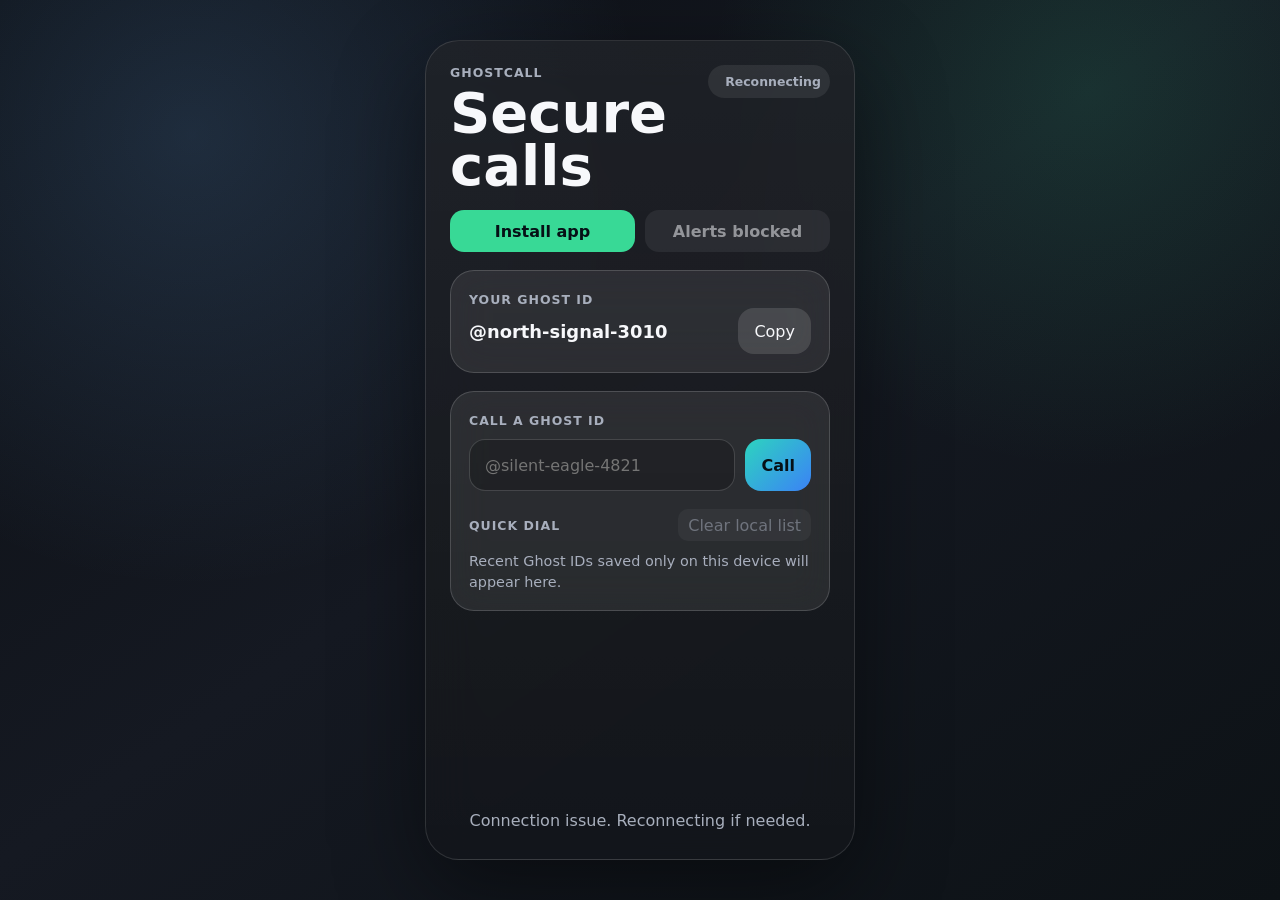
<file: static/index.html>
<!doctype html>
<html lang="en">
  <head>
    <meta charset="utf-8" />
    <meta name="viewport" content="width=device-width, initial-scale=1" />
    <meta name="theme-color" content="#10141b" />
    <title>GhostCall</title>
    <link rel="manifest" href="/manifest.json" />
    <link rel="icon" href="/static/favicon.svg" type="image/svg+xml" />
    <link rel="stylesheet" href="/static/styles.css" />
  </head>
  <body>
    <main class="shell">
      <section class="phone" aria-label="GhostCall phone">
        <header class="topbar">
          <div>
            <p class="eyebrow">GhostCall</p>
            <h1>Secure calls</h1>
          </div>
          <div id="connectionStatus" class="status is-connecting">
            <span></span>
            <strong>Connecting</strong>
          </div>
        </header>

        <section class="quick-actions">
          <button id="installButton" class="install-button" type="button">Install app</button>
          <button id="notificationButton" class="install-button secondary" type="button">Enable ring alerts</button>
        </section>

        <section class="identity glass">
          <span>Your Ghost ID</span>
          <div class="id-row">
            <strong id="ghostId">loading</strong>
            <button id="copyIdButton" class="icon-button" type="button" aria-label="Copy Ghost ID" title="Copy Ghost ID">
              Copy
            </button>
          </div>
        </section>

        <section id="dialerPanel" class="dialer glass">
          <label for="targetId">Call a Ghost ID</label>
          <div class="dial-row">
            <input id="targetId" type="text" placeholder="@silent-eagle-4821" autocomplete="off" spellcheck="false" />
            <button id="callButton" class="primary-button" type="button">Call</button>
          </div>
          <div id="recentContacts" class="recent">
            <div class="recent-head">
              <span>Quick dial</span>
              <button id="clearRecentButton" class="text-button" type="button">Clear local list</button>
            </div>
            <div id="recentList" class="recent-list"></div>
            <p id="recentEmpty" class="recent-empty">Recent Ghost IDs saved only on this device will appear here.</p>
          </div>
        </section>

        <section id="incomingPanel" class="incoming glass hidden" aria-live="polite">
          <div class="incoming-orb" aria-hidden="true"></div>
          <p>Incoming call</p>
          <strong id="incomingFrom">@ghost</strong>
          <div id="incomingCountdown" class="incoming-countdown">30</div>
          <div class="action-row">
            <button id="acceptButton" class="primary-button" type="button">Accept</button>
            <button id="declineButton" class="danger-button" type="button">Decline</button>
          </div>
        </section>

        <section id="callPanel" class="call glass hidden" aria-live="polite">
          <div class="avatar" aria-hidden="true">
            <span></span>
          </div>
          <p id="callLabel">Calling</p>
          <strong id="peerId">@ghost</strong>
          <div id="timer" class="timer">00:00</div>
          <div class="controls">
            <button id="muteButton" class="control-button" type="button">Mute</button>
            <button id="recordButton" class="control-button" type="button">Record</button>
            <button id="endButton" class="end-button" type="button">End</button>
          </div>
        </section>

        <p id="message" class="message" role="status" aria-live="polite"></p>
      </section>
    </main>

    <audio id="remoteAudio" autoplay playsinline></audio>
    <script src="/static/app.js" type="module"></script>
  </body>
</html>
</file>
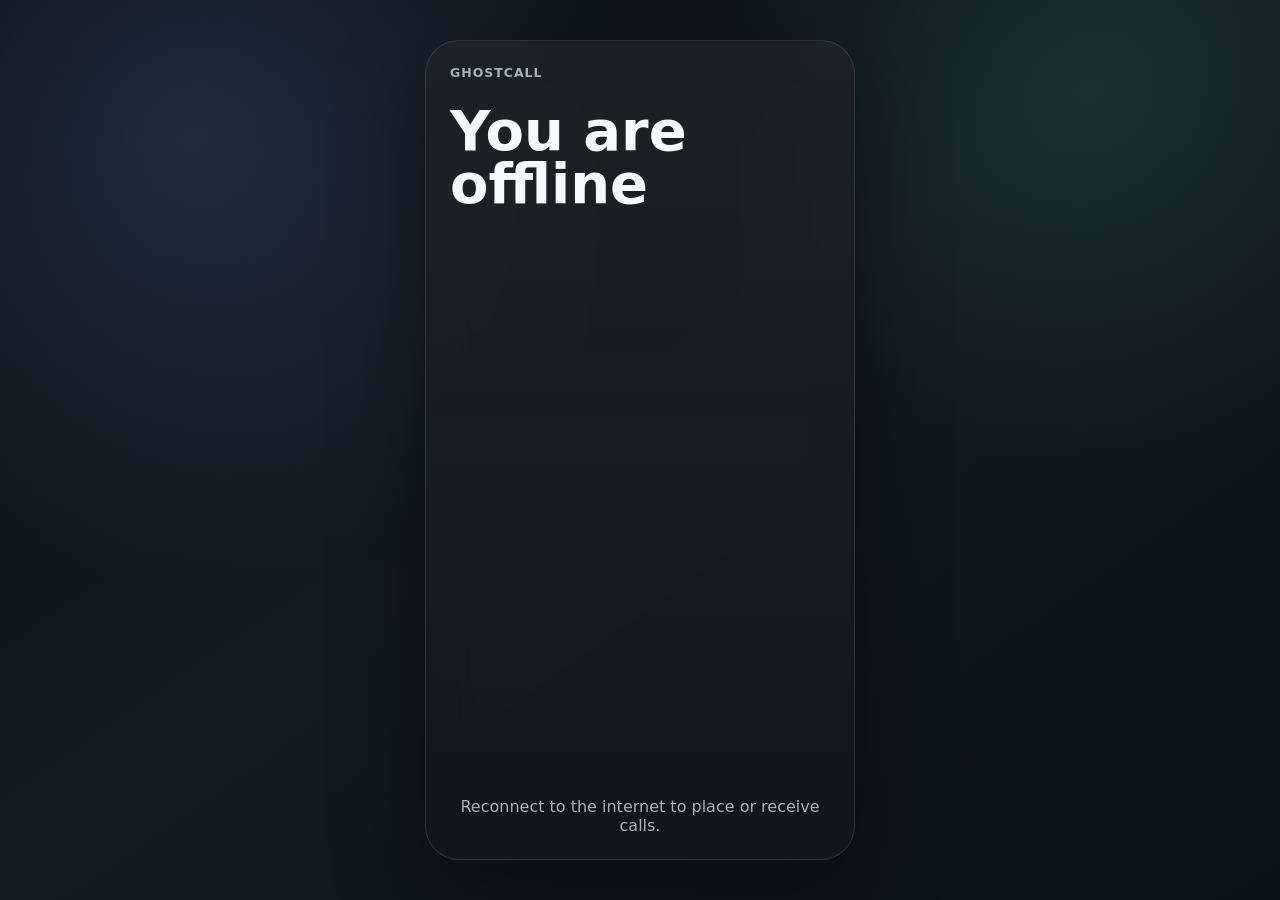
<file: static/offline.html>
<!doctype html>
<html lang="en">
  <head>
    <meta charset="utf-8" />
    <meta name="viewport" content="width=device-width, initial-scale=1" />
    <meta name="theme-color" content="#10141b" />
    <title>GhostCall Offline</title>
    <link rel="stylesheet" href="/static/styles.css" />
  </head>
  <body>
    <main class="shell">
      <section class="phone offline-page">
        <p class="eyebrow">GhostCall</p>
        <h1>You are offline</h1>
        <p class="message">Reconnect to the internet to place or receive calls.</p>
      </section>
    </main>
  </body>
</html>
</file>
<file: static/styles.css>
:root {
  color-scheme: dark;
  --bg: #111318;
  --panel: rgba(255, 255, 255, 0.08);
  --panel-strong: rgba(255, 255, 255, 0.13);
  --line: rgba(255, 255, 255, 0.16);
  --text: #f7f8fb;
  --muted: #a8afbd;
  --green: #38d996;
  --red: #ff5d66;
  --blue: #72b7ff;
  --gold: #f6c85f;
  --shadow: 0 30px 90px rgba(0, 0, 0, 0.45);
  font-family:
    Inter, ui-sans-serif, system-ui, -apple-system, BlinkMacSystemFont, "Segoe UI", sans-serif;
}

* {
  box-sizing: border-box;
}

body {
  min-height: 100vh;
  margin: 0;
  color: var(--text);
  background:
    radial-gradient(circle at 15% 15%, rgba(114, 183, 255, 0.16), transparent 34%),
    radial-gradient(circle at 85% 10%, rgba(56, 217, 150, 0.13), transparent 28%),
    linear-gradient(145deg, #0c0f14 0%, #151922 48%, #0d1216 100%);
}

button,
input {
  font: inherit;
}

button {
  border: 0;
  cursor: pointer;
}

button:disabled {
  cursor: not-allowed;
  opacity: 0.55;
}

.shell {
  min-height: 100vh;
  display: grid;
  place-items: center;
  padding: 28px;
}

.phone {
  width: min(100%, 430px);
  min-height: min(820px, calc(100vh - 56px));
  display: flex;
  flex-direction: column;
  gap: 18px;
  padding: 24px;
  border: 1px solid rgba(255, 255, 255, 0.12);
  border-radius: 34px;
  background:
    linear-gradient(180deg, rgba(255, 255, 255, 0.08), rgba(255, 255, 255, 0.03)),
    rgba(10, 12, 17, 0.78);
  box-shadow: var(--shadow);
  backdrop-filter: blur(24px);
  overflow: hidden;
}

.topbar {
  display: flex;
  align-items: flex-start;
  justify-content: space-between;
  gap: 16px;
}

.eyebrow,
.identity span,
.dialer label,
.incoming p,
.call p {
  margin: 0 0 6px;
  color: var(--muted);
  font-size: 0.78rem;
  font-weight: 700;
  letter-spacing: 0.08em;
  text-transform: uppercase;
}

h1 {
  margin: 0;
  font-size: clamp(2rem, 12vw, 3.5rem);
  line-height: 0.95;
  letter-spacing: 0;
}

.status {
  min-width: 122px;
  display: inline-flex;
  align-items: center;
  justify-content: center;
  gap: 8px;
  padding: 9px 12px;
  border-radius: 999px;
  background: rgba(255, 255, 255, 0.08);
  color: var(--muted);
  white-space: nowrap;
}

.status span {
  width: 9px;
  height: 9px;
  border-radius: 50%;
  background: var(--gold);
  box-shadow: 0 0 20px var(--gold);
}

.status strong {
  font-size: 0.78rem;
}

.status.is-online span {
  background: var(--green);
  box-shadow: 0 0 20px var(--green);
}

.status.is-offline span {
  background: var(--red);
  box-shadow: 0 0 20px var(--red);
}

.status.is-reconnecting span,
.status.is-connecting span {
  background: var(--gold);
  box-shadow: 0 0 20px var(--gold);
}

.quick-actions {
  display: grid;
  grid-template-columns: 1fr 1fr;
  gap: 10px;
}

.install-button {
  min-height: 42px;
  padding: 0 12px;
  border-radius: 14px;
  color: #061016;
  background: var(--green);
  font-weight: 800;
}

.install-button.secondary {
  color: var(--text);
  background: rgba(255, 255, 255, 0.12);
}

.glass {
  border: 1px solid var(--line);
  border-radius: 24px;
  background: var(--panel);
  backdrop-filter: blur(18px);
}

.identity,
.dialer,
.incoming,
.call {
  padding: 18px;
}

.id-row,
.dial-row,
.action-row,
.controls {
  display: flex;
  gap: 10px;
}

.id-row {
  align-items: center;
  justify-content: space-between;
}

#ghostId,
#incomingFrom,
#peerId {
  min-width: 0;
  overflow-wrap: anywhere;
  font-size: 1.12rem;
}

.icon-button,
.primary-button,
.danger-button,
.control-button,
.end-button {
  min-height: 46px;
  padding: 0 16px;
  border-radius: 16px;
  color: var(--text);
  background: var(--panel-strong);
  transition:
    transform 160ms ease,
    background 160ms ease,
    box-shadow 160ms ease;
}

.icon-button:hover,
.primary-button:hover,
.danger-button:hover,
.control-button:hover,
.end-button:hover {
  transform: translateY(-1px);
}

.primary-button {
  background: linear-gradient(135deg, #2dd4bf, #3b82f6);
  color: #061016;
  font-weight: 800;
}

.danger-button,
.end-button {
  background: var(--red);
  color: #190408;
  font-weight: 800;
}

.dial-row {
  margin-top: 10px;
}

.recent {
  margin-top: 18px;
}

.recent-head {
  display: flex;
  align-items: center;
  justify-content: space-between;
  gap: 12px;
  margin-bottom: 10px;
}

.recent-head span {
  margin: 0;
  color: var(--muted);
  font-size: 0.78rem;
  font-weight: 800;
  letter-spacing: 0.08em;
  text-transform: uppercase;
}

.text-button {
  min-height: 32px;
  padding: 0 10px;
  border-radius: 10px;
  color: var(--muted);
  background: rgba(255, 255, 255, 0.08);
}

.recent-list {
  display: grid;
  gap: 8px;
}

.recent-empty {
  margin: 0;
  color: var(--muted);
  font-size: 0.9rem;
  line-height: 1.4;
}

.recent-item {
  min-height: 42px;
  display: flex;
  align-items: center;
  justify-content: space-between;
  gap: 10px;
  padding: 0 12px;
  border: 1px solid var(--line);
  border-radius: 14px;
  color: var(--text);
  background: rgba(0, 0, 0, 0.18);
  text-align: left;
}

.recent-item span {
  min-width: 0;
  overflow-wrap: anywhere;
}

input {
  width: 100%;
  min-width: 0;
  min-height: 52px;
  padding: 0 15px;
  border: 1px solid var(--line);
  border-radius: 16px;
  outline: 0;
  color: var(--text);
  background: rgba(0, 0, 0, 0.22);
}

input:focus {
  border-color: rgba(114, 183, 255, 0.75);
  box-shadow: 0 0 0 4px rgba(114, 183, 255, 0.12);
}

.incoming {
  animation: ringPulse 900ms ease-in-out infinite alternate;
}

.incoming:not(.hidden) {
  position: fixed;
  inset: 0;
  z-index: 10;
  display: flex;
  flex-direction: column;
  align-items: center;
  justify-content: center;
  gap: 18px;
  padding: 26px;
  border: 0;
  border-radius: 0;
  background:
    radial-gradient(circle at 50% 35%, rgba(56, 217, 150, 0.22), transparent 28%),
    linear-gradient(180deg, rgba(16, 20, 27, 0.96), rgba(7, 10, 14, 0.98));
  text-align: center;
}

.incoming-orb {
  width: 168px;
  height: 168px;
  border-radius: 50%;
  background:
    linear-gradient(160deg, rgba(45, 212, 191, 0.32), rgba(114, 183, 255, 0.22)),
    rgba(255, 255, 255, 0.08);
  box-shadow: inset 0 0 0 1px var(--line), 0 0 90px rgba(56, 217, 150, 0.24);
}

.incoming #incomingFrom {
  font-size: clamp(1.6rem, 9vw, 3rem);
}

.incoming-countdown {
  width: 58px;
  height: 58px;
  display: grid;
  place-items: center;
  border: 1px solid var(--line);
  border-radius: 50%;
  color: var(--gold);
  font-size: 1.25rem;
  font-weight: 900;
  font-variant-numeric: tabular-nums;
  background: rgba(255, 255, 255, 0.08);
}

.call {
  flex: 1;
  align-items: center;
  justify-content: center;
  text-align: center;
}

.call:not(.hidden) {
  display: flex;
  flex-direction: column;
}

.avatar {
  width: 144px;
  height: 144px;
  display: grid;
  place-items: center;
  margin-bottom: 18px;
  border-radius: 50%;
  background:
    linear-gradient(160deg, rgba(45, 212, 191, 0.28), rgba(59, 130, 246, 0.22)),
    rgba(255, 255, 255, 0.08);
  box-shadow: inset 0 0 0 1px var(--line), 0 20px 80px rgba(45, 212, 191, 0.18);
}

.avatar span {
  width: 64px;
  height: 64px;
  border-radius: 50%;
  background: rgba(255, 255, 255, 0.85);
  box-shadow: 0 0 0 20px rgba(255, 255, 255, 0.1);
}

.timer {
  margin: 20px 0 26px;
  color: var(--green);
  font-size: 2.4rem;
  font-variant-numeric: tabular-nums;
  font-weight: 800;
}

.controls {
  width: 100%;
  justify-content: center;
  flex-wrap: wrap;
}

.control-button,
.end-button {
  min-width: 104px;
}

.control-button.is-active {
  background: var(--gold);
  color: #171000;
  font-weight: 800;
}

.message {
  min-height: 24px;
  margin: auto 2px 0;
  color: var(--muted);
  text-align: center;
  overflow-wrap: anywhere;
}

.hidden {
  display: none;
}

.offline-page {
  justify-content: center;
}

@keyframes ringPulse {
  from {
    border-color: rgba(246, 200, 95, 0.25);
    box-shadow: 0 0 0 rgba(246, 200, 95, 0);
  }
  to {
    border-color: rgba(246, 200, 95, 0.65);
    box-shadow: 0 0 34px rgba(246, 200, 95, 0.14);
  }
}

@media (max-width: 520px) {
  .shell {
    padding: 0;
  }

  .phone {
    min-height: 100vh;
    border-radius: 0;
    border-left: 0;
    border-right: 0;
    padding: 20px;
  }

  .topbar,
  .quick-actions,
  .dial-row,
  .action-row {
    flex-direction: column;
    display: flex;
  }

  .status,
  .primary-button,
  .danger-button,
  .install-button {
    width: 100%;
  }
}
</file>
